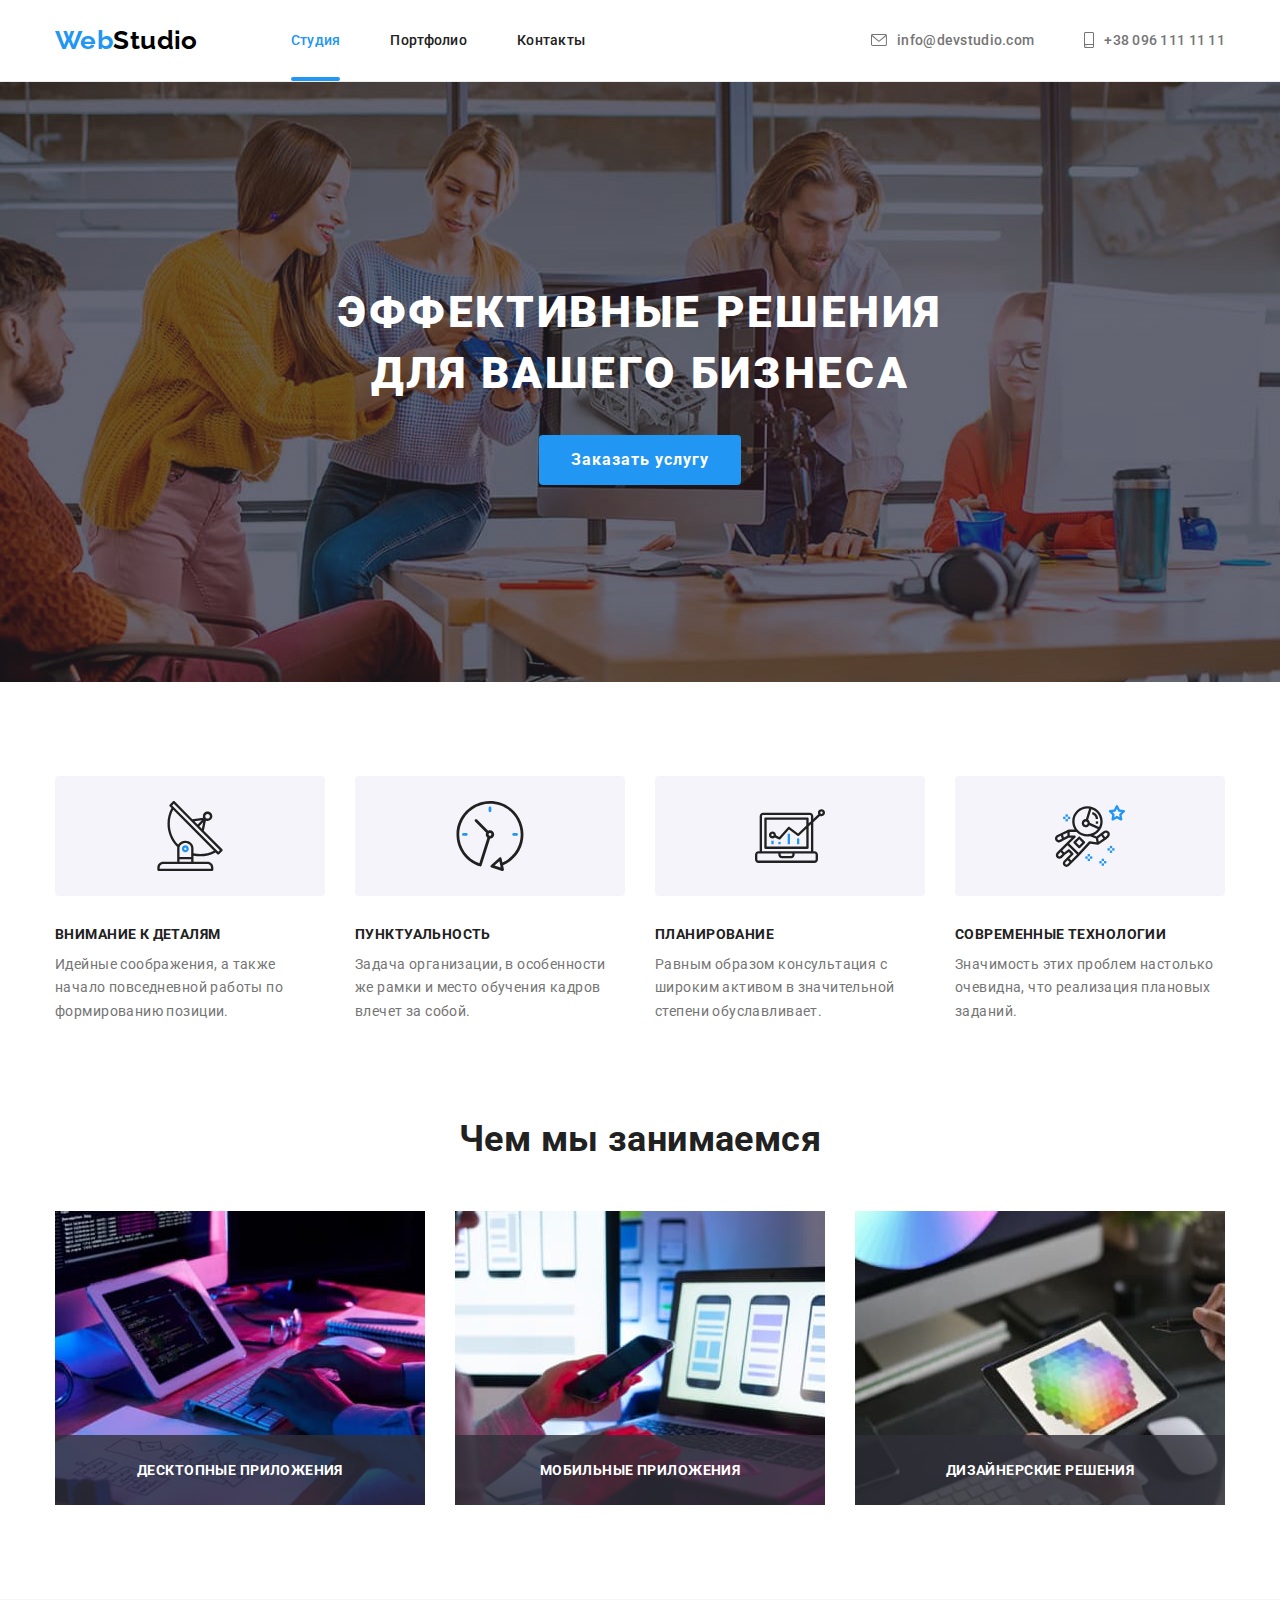
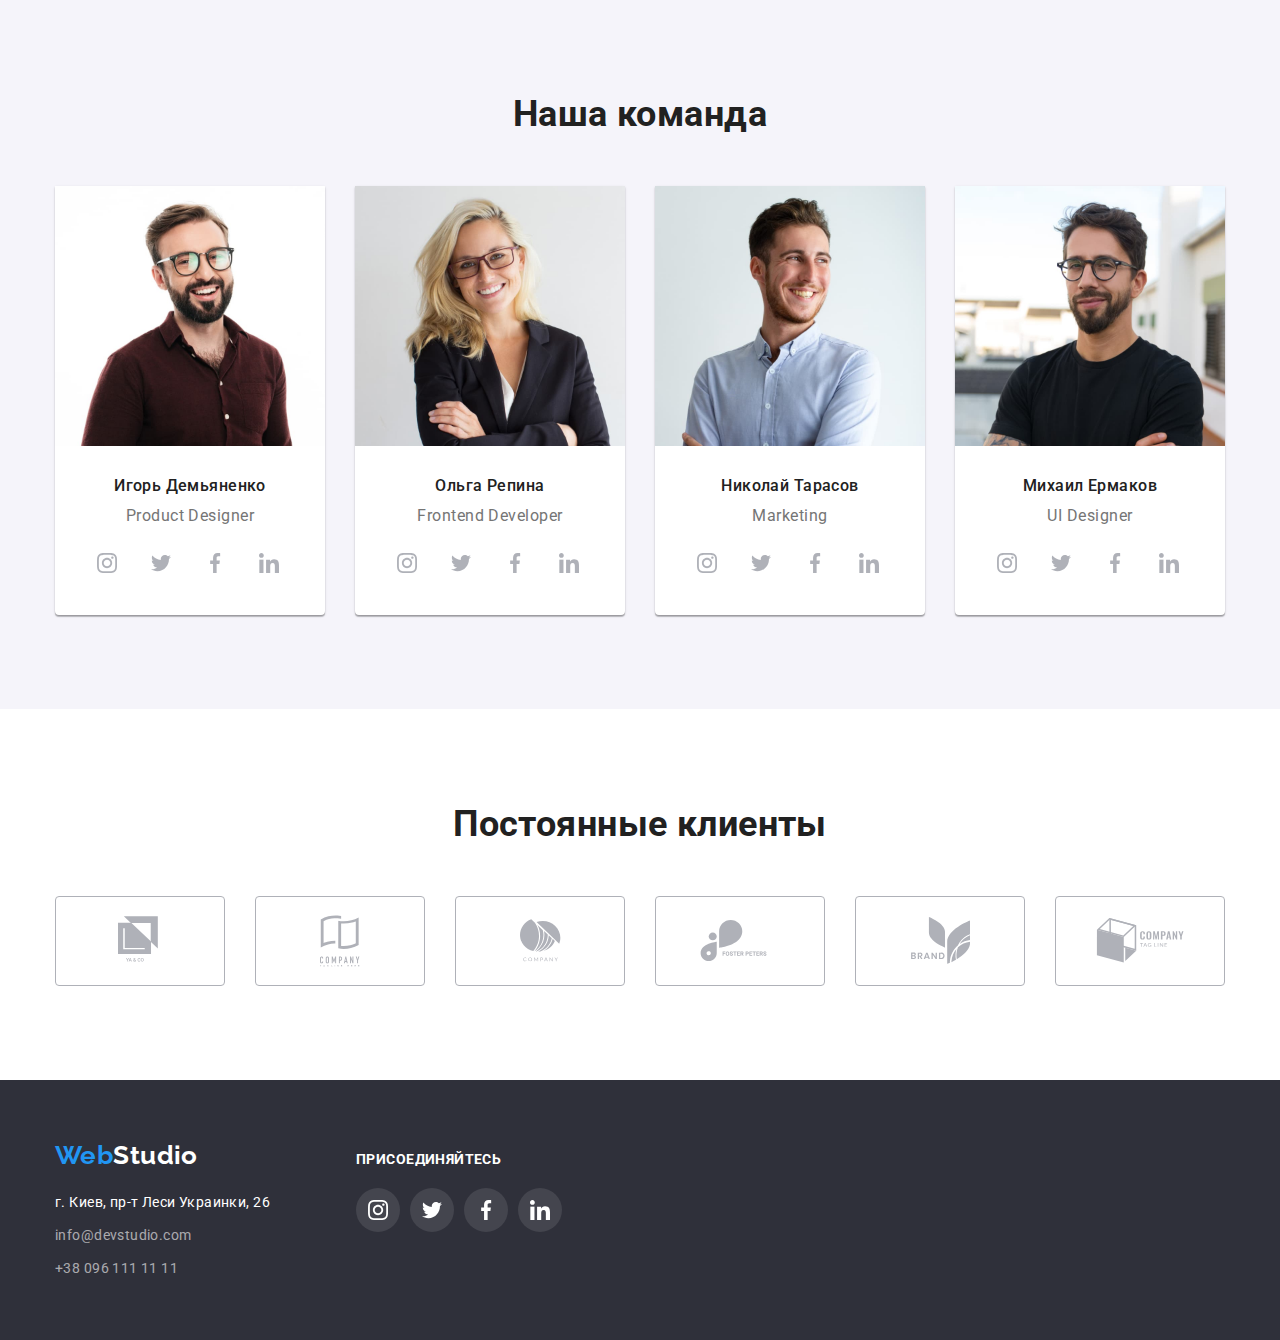
<file: index.html>
<!DOCTYPE html>
<html lang="ru">

<head>
    <meta charset="UTF-8">
    <meta name="viewport" content="width=device-width, initial-scale=1.0">
    <title>Веб Студия</title>
    <link rel="stylesheet" href="https://cdnjs.cloudflare.com/ajax/libs/modern-normalize/1.0.0/modern-normalize.min.css">
    <link rel="preconnect" href="https://fonts.gstatic.com">
    <link href="https://fonts.googleapis.com/css2?family=Raleway:wght@700&family=Roboto:wght@400;500;700;900&display=swap"
        rel="stylesheet">
    <link rel="stylesheet" href="./css/style.css">
</head>

<body>
    <header class="page-header">
        <div class="container">
            <nav class="site-nav">
            <!-- WebStudio text -->
            <a href="./index.html" class="logo link" lang="en">Web<span class="header-studio">Studio</span></a>

            <!-- navigation list -->
            <ul class="list nav-list">
                <li class="nav-list-item">
                    <a href="#" class="current-link link">Студия</a>
                </li>

                <li class="nav-list-item">
                    <a href="./portfolio.html" class="nav-link link">Портфолио</a>
                </li>

                <li class="nav-list-item">
                    <a href="#" class="nav-link link">Контакты</a>
                </li>
            </ul>
            </nav>


        <!-- contacts -->
            <ul class="list list-contacts">
                <li>
                    <a href="mailto:info@devstudio.com" class="contacts-link link" target="_blank" lang="en">
                        <svg class="contacts-logo" width="16" height="12">
                            <use href="./images/sprite.svg#icon-envelope"></use>
                        </svg>
                        info@devstudio.com
                    </a>
                </li>

                <li>
                    <a href="tel:+380961111111" class="contacts-link link">
                        <svg class="contacts-logo" width="10" height="16">
                            <use href="./images/sprite.svg#icon-smartphone"></use>
                        </svg>
                        +38 096 111 11 11
                    </a>
                </li>
            </ul>
        </div>
    </header>

    <!-- hero -->
    <main>
        <section class="hero">
            <div class="container">
                <div class="hero-content">
                    <!-- title -->
                    <h1 class="main-title">Эффективные решения для вашего бизнеса</h1>
                    <!-- order service -->
                    <button type="button" class="hero-button button" data-modal-open>Заказать услугу</button>
                </div>
            </div>
        </section>
        
        <!-- task of the organization -->
        <section class="section-features">
            <div class="container">
                <h2 class="hidden-title">Наши особенности</h2>
                <ul class="list features-list">
                    <li class="features-item">
                        <div class="features-icons">
                            <svg width="70" height="70">
                                <use href="./images/sprite.svg#icon-antenna"></use>
                            </svg>
                        </div>
                        <h3 class="features-title">Внимание к деталям</h3>
                        <p class="features-text">Идейные соображения, а также начало повседневной работы по формированию позиции.</p>
                    </li>

                    <li class="features-item clock">
                        <div class="features-icons">
                            <svg width="70" height="70">
                                <use href="./images/sprite.svg#icon-clock"></use>
                            </svg>
                        </div>
                        <h3 class="features-title">Пунктуальность</h3>
                        <p class="features-text">Задача организации, в особенности же рамки и место обучения кадров влечет за собой.</p>
                    </li>

                    <li class="features-item diagram">
                        <div class="features-icons">
                            <svg width="70" height="70">
                                <use href="./images/sprite.svg#icon-diagram"></use>
                            </svg>
                        </div>
                        <h3 class="features-title">Планирование</h3>
                        <p class="features-text">Равным образом консультация с широким активом в значительной степени обуславливает.</p>
                    </li>

                    <li class="features-item astronaut">
                        <div class="features-icons">
                            <svg width="70" height="70">
                                <use href="./images/sprite.svg#icon-astronaut"></use>
                            </svg>
                        </div>
                        <h3 class="features-title">Современные технологии</h3>
                        <p class="features-text">Значимость этих проблем настолько очевидна, что реализация плановых заданий.</p>
                    </li>
                </ul>
            </div>
        </section>

        <!-- about us -->
        <section class="about-us">
            <div class="container">
                <h2 class="section-title">Чем мы занимаемся</h2>
                <!-- about us images-->
                <ul class="list about-us-list">
                    <li>
                      <div class="what-we-doing">
                        <img src="./images/about/about-img-1.jpg" 
                        alt="человек печатает на клавиатуре" class="list-photo" width="370" height="294">
                        <div class="overflow-container">
                            <p class="overflow-text">десктопные приложения</p>
                        </div>
                      </div>
                    </li>
                    <li>
                      <div class="what-we-doing">
                        <img src="./images/about/about-img-2.jpg" 
                        alt="человек держит телефон в руке" class="list-photo" width="370" height="294">
                        <div class="overflow-container">
                            <p class="overflow-text">мобильные приложения</p>
                        </div>
                      </div>
                    </li>
                    <li>
                      <div class="what-we-doing">
                        <img src="./images/about/about-img-3.jpg" 
                        alt="человек держит планшет в руке" class="list-photo" width="370" height="294">
                        <div class="overflow-container">
                            <p class="overflow-text">дизайнерские решения</p>
                        </div>
                      </div>
                    </li>
                </ul>
            </div>
        </section>

        <!-- our team -->
        <section class="our-team">
            <div class="container">
                <h2 class="section-title">Наша команда</h2>
                <!-- our team photos -->
                <ul class="list team-list">
                    <li class="team-item">
                        <img src="./images/our-team/team-card-1.jpg"
                         alt="портретная фотография Игоря" width="270" height="260">
                        <div class="team-card">
                            <h3 class="team-name">Игорь Демьяненко</h3>
                            <p class="team-position" lang="en">Product Designer</p>
                            <ul class="social-list list">
                                <li class="social-item">
                                    <a href="#" class="social-link">
                                        <svg class="social-icon" width="20" height="20" aria-label="социальная сеть instagram">
                                            <use href="./images/sprite.svg#icon-instagram"></use>
                                        </svg>
                                    </a>
                                </li>
                                <li class="social-item">
                                    <a href="#" class="social-link">
                                        <svg class="social-icon" width="20" height="20" aria-label="социальная сеть twitter">
                                            <use href="./images/sprite.svg#icon-twitter"></use>
                                        </svg>
                                    </a>
                                </li>
                                <li class="social-item">
                                    <a href="#" class="social-link">
                                        <svg class="social-icon" width="20" height="20" aria-label="социальная сеть facebook">
                                            <use href="./images/sprite.svg#icon-facebook"></use>
                                        </svg>
                                    </a>
                                </li>
                                <li class="social-item">
                                    <a href="#" class="social-link">
                                        <svg class="social-icon" width="20" height="20" aria-label="социальная сеть linkedin">
                                            <use href="./images/sprite.svg#icon-linkedin"></use>
                                        </svg>
                                    </a>
                                </li>
                            </ul>
                        </div>
                    </li>

                    <li class="team-item">
                        <img src="./images/our-team/team-card-2.jpg"
                         alt="портретная фотография Ольги" width="270" height="260">
                        <div class="team-card">
                            <h3 class="team-name">Ольга Репина</h3>
                            <p class="team-position" lang="en">Frontend Developer</p>
                            <ul class="social-list list">
                                <li class="social-item">
                                    <a href="#" class="social-link">
                                        <svg class="social-icon" width="20" height="20" aria-label="социальная сеть instagram">
                                            <use href="./images/sprite.svg#icon-instagram"></use>
                                        </svg>
                                    </a>
                                </li>
                                <li class="social-item">
                                    <a href="#" class="social-link">
                                        <svg class="social-icon" width="20" height="20" aria-label="социальная сеть twitter">
                                            <use href="./images/sprite.svg#icon-twitter"></use>
                                        </svg>
                                    </a>
                                </li>
                                <li class="social-item">
                                    <a href="#" class="social-link">
                                        <svg class="social-icon" width="20" height="20" aria-label="социальная сеть facebook">
                                            <use href="./images/sprite.svg#icon-facebook"></use>
                                        </svg>
                                    </a>
                                </li>
                                <li class="social-item">
                                    <a href="#" class="social-link">
                                        <svg class="social-icon" width="20" height="20" aria-label="социальная сеть linkedin">
                                            <use href="./images/sprite.svg#icon-linkedin"></use>
                                        </svg>
                                    </a>
                                </li>
                            </ul>
                        </div>
                    </li>

                    <li class="team-item">
                        <img src="./images/our-team/team-card-3.jpg" 
                         alt="портретная фотография Николая" width="270" height="260">
                        <div class="team-card">
                            <h3 class="team-name">Николай Тарасов</h3>
                            <p class="team-position" lang="en">Marketing</p>
                            <ul class="social-list list">
                                <li class="social-item">
                                    <a href="#" class="social-link">
                                        <svg class="social-icon" width="20" height="20" aria-label="социальная сеть instagram">
                                            <use href="./images/sprite.svg#icon-instagram"></use>
                                        </svg>
                                    </a>
                                </li>
                                <li class="social-item">
                                    <a href="#" class="social-link">
                                        <svg class="social-icon" width="20" height="20" aria-label="социальная сеть twitter">
                                            <use href="./images/sprite.svg#icon-twitter"></use>
                                        </svg>
                                    </a>
                                </li>
                                <li class="social-item">
                                    <a href="#" class="social-link">
                                        <svg class="social-icon" width="20" height="20" aria-label="социальная сеть facebook">
                                            <use href="./images/sprite.svg#icon-facebook"></use>
                                        </svg>
                                    </a>
                                </li>
                                <li class="social-item">
                                    <a href="#" class="social-link">
                                        <svg class="social-icon" width="20" height="20" aria-label="социальная сеть linkedin">
                                            <use href="./images/sprite.svg#icon-linkedin"></use>
                                        </svg>
                                    </a>
                                </li>
                            </ul>
                        </div>
                    </li>

                    <li class="team-item">
                        <img src="./images/our-team/team-card-4.jpg"
                         alt="портретная фотография Михаила" width="270" height="260">
                        <div class="team-card">
                            <h3 class="team-name">Михаил Ермаков</h3>
                            <p class="team-position" lang="en">UI Designer</p>
                            <ul class="social-list list">
                                <li class="social-item">
                                    <a href="#" class="social-link">
                                        <svg class="social-icon" width="20" height="20" aria-label="социальная сеть instagram">
                                            <use href="./images/sprite.svg#icon-instagram"></use>
                                        </svg>
                                    </a>
                                </li>
                                <li class="social-item">
                                    <a href="#" class="social-link">
                                        <svg class="social-icon" width="20" height="20" aria-label="социальная сеть twitter">
                                            <use href="./images/sprite.svg#icon-twitter"></use>
                                        </svg>
                                    </a>
                                </li>
                                <li class="social-item">
                                    <a href="#" class="social-link">
                                        <svg class="social-icon" width="20" height="20" aria-label="социальная сеть facebook">
                                            <use href="./images/sprite.svg#icon-facebook"></use>
                                        </svg>
                                    </a>
                                </li>
                                <li class="social-item">
                                    <a href="#" class="social-link">
                                        <svg class="social-icon" width="20" height="20" aria-label="социальная сеть linkedin">
                                            <use href="./images/sprite.svg#icon-linkedin"></use>
                                        </svg>
                                    </a>
                                </li>
                            </ul>
                        </div>
                    </li>
                </ul>
            </div>
        </section>
        <!-- our regular customers -->
        <section class="clients-section">
            <div class="container">
                <h2 class="section-title">Постоянные клиенты</h2>
                <ul class="clients-list list">
                    <li class="clients-list-item">
                        <a href="#" class="clients-link">
                            <svg class="client-icon" width="44" height="49">
                                <use href="./images/sprite.svg#icon-logo-1"></use>
                            </svg>
                        </a>
                    </li>
                    <li class="clients-list-item">
                        <a href="#" class="clients-link">
                            <svg class="client-icon" width="40" height="52">
                                <use href="./images/sprite.svg#icon-logo-2"></use>
                            </svg>
                        </a>
                    </li>
                    <li class="clients-list-item">
                        <a href="#" class="clients-link">
                            <svg class="client-icon" width="41" height="43">
                                <use href="./images/sprite.svg#icon-logo-3"></use>
                            </svg>
                        </a>
                    </li>
                    <li class="clients-list-item">
                        <a href="#" class="clients-link">
                            <svg class="client-icon" width="80" height="42">
                                <use href="./images/sprite.svg#icon-logo-4"></use>
                            </svg>
                        </a>
                    </li>
                    <li class="clients-list-item">
                        <a href="#" class="clients-link">
                            <svg class="client-icon" width="59" height="47">
                                <use href="./images/sprite.svg#icon-logo-5"></use>
                            </svg>
                        </a>
                    </li>
                    <li class="clients-list-item">
                        <a href="#" class="clients-link">
                            <svg class="client-icon" width="89" height="45">
                                <use href="./images/sprite.svg#icon-logo-6"></use>
                            </svg>
                        </a>
                    </li>
                </ul>
            </div>
        </section>
    </main>
    
    <!-- footer -->
    <footer class="footer">
        <div class="container">
            <div class="address-container">
             <a href="./index.html" class="logo link" lang="en">Web<span class="footer-studio">Studio</span></a>
             <address class="footer-address">
                 <p class="footer-main-address">г. Киев, пр-т Леси Украинки, 26</p>
                 <ul class="list footer-address-list">
                     <li class="list-item">
                         <a href="mailto:info@example.com" class="footer-contacts-link link">info@devstudio.com</a>
                     </li>
                
                     <li>
                         <a href="tel:+380991111111" class="footer-contacts-link link">+38 096 111 11 11</a>
                     </li>
                 </ul>
             </address>
            </div>
            <div class="footer-icon-container">
                <p class="join-text">Присоединяйтесь</p>
                <ul class="social-list list">
                    <li class="social-item">
                        <a href="#" class="social-link">
                            <svg class="social-icon" width="20" height="20">
                                <use href="./images/sprite.svg#icon-instagram"></use>
                            </svg>
                        </a>
                    </li>
                    <li class="social-item">
                        <a href="#" class="social-link">
                            <svg class="social-icon" width="20" height="20">
                                <use href="./images/sprite.svg#icon-twitter"></use>
                            </svg>
                        </a>
                    </li>
                    <li class="social-item">
                        <a href="#" class="social-link">
                            <svg class="social-icon" width="20" height="20">
                                <use href="./images/sprite.svg#icon-facebook"></use>
                            </svg>
                        </a>
                    </li>
                    <li class="social-item">
                        <a href="#" class="social-link">
                            <svg class="social-icon" width="20" height="20">
                                <use href="./images/sprite.svg#icon-linkedin"></use>
                            </svg>
                        </a>
                    </li>
                </ul>
            </div>
        </div>
    </footer>
    <div class="backdrop is-hidden" data-modal>
        <div class="modal">
            <button type="button" class="modal-close-btn" data-modal-close>
                <svg class="closing-icon" width="11" height="11">
                    <use href="./images/sprite.svg#icon-closing"></use>
                </svg>
            </button>
        </div>
    </div>
    <script src="./js/modal.js"></script>
</body>
</html>
</file>
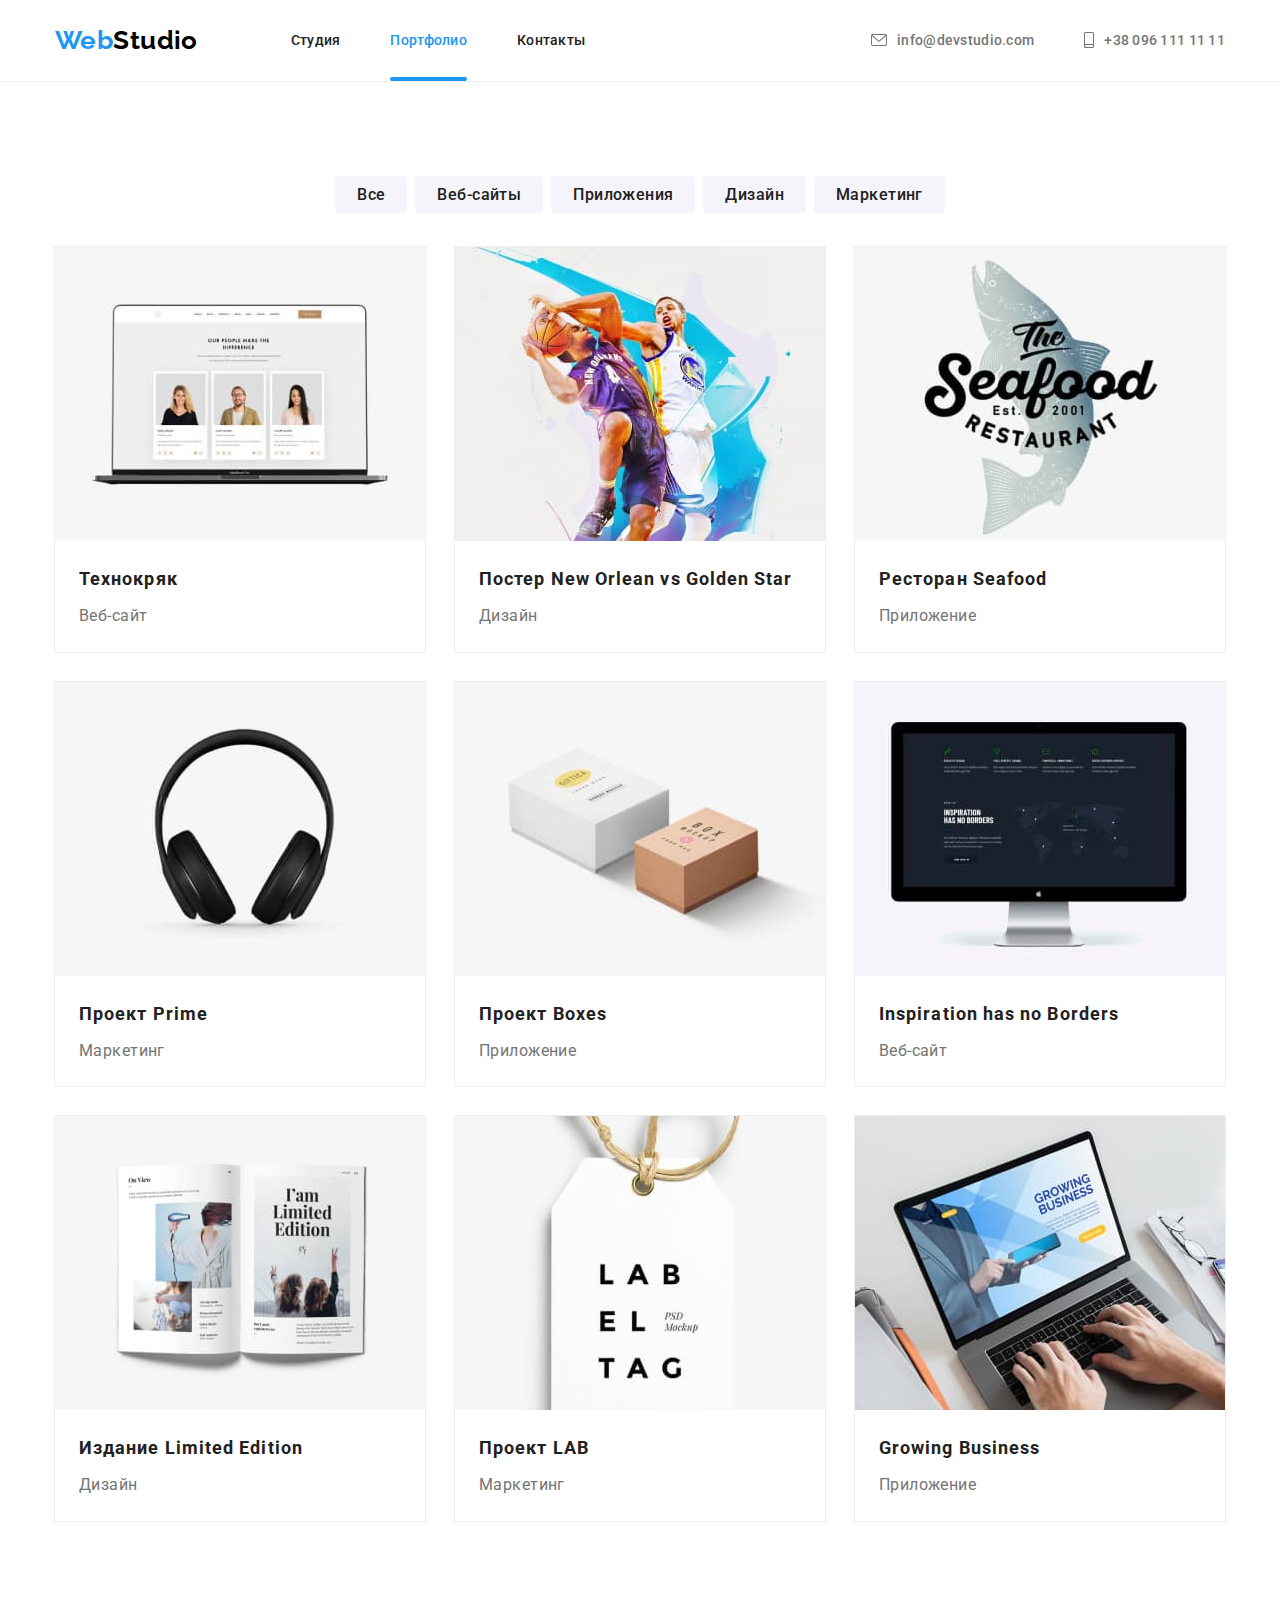
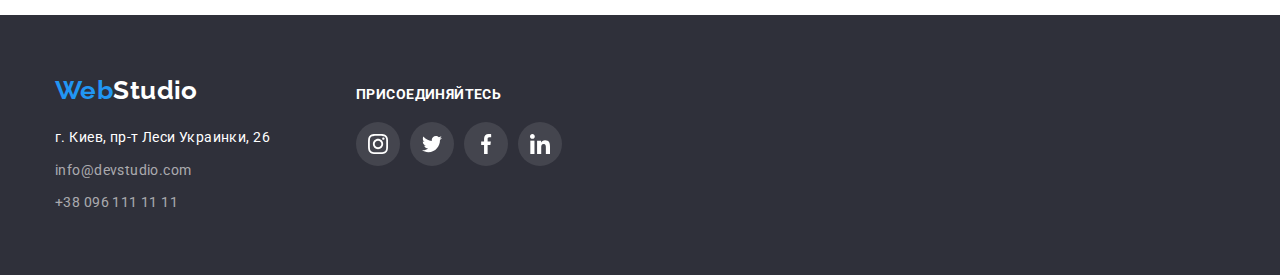
<file: portfolio.html>
<!DOCTYPE html>
<html lang="ru">
<head>
    <meta charset="UTF-8">
    <meta name="viewport" content="width=device-width, initial-scale=1.0">
    <title>Портфолио Веб Студии</title>
    <link rel="stylesheet" href="https://cdnjs.cloudflare.com/ajax/libs/modern-normalize/1.0.0/modern-normalize.min.css">
    <link rel="preconnect" href="https://fonts.gstatic.com">
    <link href="https://fonts.googleapis.com/css2?family=Raleway:wght@700&family=Roboto:wght@400;500;700;900&display=swap"
        rel="stylesheet">
    <link rel="stylesheet" href="./css/style.css">
</head>
<body>
    <!-- header -->
    <header class="page-header">
        <div class="container">
            <nav class="site-nav">
                <!-- WebStudio text -->
                <a href="./index.html" class="logo link" lang="en">Web<span class="header-studio">Studio</span></a>
    
                <!-- navigation list -->
                <ul class="list nav-list">
                    <li class="nav-list-item">
                        <a href="./index.html" class="nav-link link">Студия</a>
                    </li>
    
                    <li class="nav-list-item">
                        <a href="#" class="current-link link">Портфолио</a>
                    </li>
    
                    <li class="nav-list-item">
                        <a href="#" class="nav-link link">Контакты</a>
                    </li>
                </ul>
            </nav>
            <!-- contacts -->
            <ul class="list list-contacts">
                <li>
                    <a href="mailto:info@devstudio.com" class="contacts-link link" target="_blank" lang="en">
                        <svg class="contacts-logo" width="16" height="12">
                            <use href="./images/sprite.svg#icon-envelope"></use>
                        </svg>
                        info@devstudio.com
                    </a>
                </li>
                
                <li>
                    <a href="tel:+380961111111" class="contacts-link link">
                        <svg class="contacts-logo" width="10" height="16">
                            <use href="./images/sprite.svg#icon-smartphone"></use>
                        </svg>
                        +38 096 111 11 11
                    </a>
                </li>
            </ul>
        </div>
    </header>

    <!-- hero-->
    <main>
        <section class="work">
            <div class="container portfolio">
                <!-- hidden title -->
                <h1 class="hidden-title">Наше Портфолио</h1>
                <!-- site buttons -->
                <ul class="list work-buttons">
                    <li><button type="button" class="buttons-list button">Все</button></li>
                    <li><button type="button" class="buttons-list button">Веб-сайты</button></li>
                    <li><button type="button" class="buttons-list button">Приложения</button></li>
                    <li><button type="button" class="buttons-list button">Дизайн</button></li>
                    <li><button type="button" class="buttons-list button">Маркетинг</button></li>
                </ul>
                <!-- work presentation-->
                <ul class="list work-list">
                    <li class="work-item">
                        <a href="" class="team-list-link-wrapper link">
                            <div class="team-list-img-wrapper">
                            <img src="./images/our-portfolio/work-img-1.jpg" 
                            alt="Веб-сайт Технокряк" width="370" height="294">
                            <p class="overlay">Технокряк это современная площадка распространения
                            коронавируса. Компании используют эту платформу для
                            цифрового шпионажа и атак на защищённые сервера конкурентов.</p>
                            </div>
                            <div class="work-name">
                                <h2 class="work-title">Технокряк</h2>
                                <p class="work-text">Веб-сайт</p>
                            </div>
                        </a>
                    </li>
                    <li class="work-item">
                        <a href="" class="team-list-link-wrapper link">
                            <div class="team-list-img-wrapper">
                            <img src="./images/our-portfolio/work-img-2.jpg" 
                            alt="Дизайн постера New Orlean vs Golden Star" width="370" height="294">
                            <p class="overlay">Технокряк это современная площадка распространения
                                коронавируса. Компании используют эту платформу для
                                цифрового шпионажа и атак на защищённые сервера конкурентов.</p>
                            </div>
                            <div class="work-name">
                                <h2 class="work-title">Постер New Orlean vs Golden Star</h2>
                                <p class="work-text">Дизайн</p>
                            </div>
                        </a>
                    </li>
                    <li class="work-item">
                        <a href="" class="team-list-link-wrapper link">
                            <div class="team-list-img-wrapper">
                            <img src="./images/our-portfolio/work-img-3.jpg" 
                            alt="Приложение ресторана Seafood" width="370" height="294"><p class="overlay">Технокряк это современная площадка распространения
                                коронавируса. Компании используют эту платформу для
                                цифрового шпионажа и атак на защищённые сервера конкурентов.</p>
                            </div>
                            <div class="work-name">
                                <h2 class="work-title">Ресторан Seafood</h2>
                                <p class="work-text">Приложение</p>
                            </div>
                        </a>
                    </li>
                    <li class="work-item">
                        <a href="" class="team-list-link-wrapper link">
                            <div class="team-list-img-wrapper">
                            <img src="./images/our-portfolio/work-img-4.jpg" 
                            alt="Маркетинг проекта Prime" width="370" height="294">
                            <p class="overlay">Технокряк это современная площадка распространения
                                коронавируса. Компании используют эту платформу для
                                цифрового шпионажа и атак на защищённые сервера конкурентов.</p>
                            </div>
                            <div class="work-name">
                                <h2 class="work-title">Проект Prime</h2>
                                <p class="work-text">Маркетинг</p>
                            </div>
                        </a>
                    </li>
                    <li class="work-item">
                        <a href="" class="team-list-link-wrapper link">
                            <div class="team-list-img-wrapper">
                            <img src="./images/our-portfolio/work-img-5.jpg" 
                            alt="Приложение проекта Boxes" width="370" height="294">
                            <p class="overlay">Технокряк это современная площадка распространения
                                коронавируса. Компании используют эту платформу для
                                цифрового шпионажа и атак на защищённые сервера конкурентов.</p>
                            </div>
                            <div class="work-name">
                                <h2 class="work-title">Проект Boxes</h2>
                                <p class="work-text">Приложение</p>
                            </div>
                        </a>
                    </li>
                    <li class="work-item">
                        <a href="" class="team-list-link-wrapper link">
                            <div class="team-list-img-wrapper">
                            <img src="./images/our-portfolio/work-img-6.jpg" 
                            alt="Веб-сайт Inspiration has no Borders" width="370" height="294">
                            <p class="overlay">Технокряк это современная площадка распространения
                                коронавируса. Компании используют эту платформу для
                                цифрового шпионажа и атак на защищённые сервера конкурентов.</p>
                            </div>
                            <div class="work-name">
                                <h2 class="work-title" lang="en">Inspiration has no Borders</h2>
                                <p class="work-text">Веб-сайт</p>
                            </div>
                        </a>
                    </li>
                    <li class="work-item">
                        <a href="" class="team-list-link-wrapper link">
                            <div class="team-list-img-wrapper">
                            <img src="./images/our-portfolio/work-img-7.jpg" 
                            alt="Дизайн издания Limited Edition" width="370" height="294">
                            <p class="overlay">Технокряк это современная площадка распространения
                                коронавируса. Компании используют эту платформу для
                                цифрового шпионажа и атак на защищённые сервера конкурентов.</p>
                            </div>
                            <div class="work-name">
                                <h2 class="work-title">Издание Limited Edition</h2>
                                <p class="work-text">Дизайн</p>
                            </div>
                        </a>
                    </li>
                    <li class="work-item">
                        <a href="" class="team-list-link-wrapper link">
                            <div class="team-list-img-wrapper">
                            <img src="./images/our-portfolio/work-img-8.jpg" 
                            alt="Маркетинг проекта LAB" width="370" height="294">
                            <p class="overlay">Технокряк это современная площадка распространения
                                коронавируса. Компании используют эту платформу для
                                цифрового шпионажа и атак на защищённые сервера конкурентов.</p>
                            </div>
                            <div class="work-name">
                                <h2 class="work-title">Проект LAB</h2>
                                <p class="work-text">Маркетинг</p>
                            </div>
                        </a>
                    </li>
                    <li class="work-item">
                        <a href="" class="team-list-link-wrapper link">
                            <div class="team-list-img-wrapper">
                            <img src="./images/our-portfolio/work-img-9.jpg" 
                            alt="Приложение Growing Business" width="370" height="294">
                            <p class="overlay">Технокряк это современная площадка распространения
                                коронавируса. Компании используют эту платформу для
                                цифрового шпионажа и атак на защищённые сервера конкурентов.</p>
                            </div>
                            <div class="work-name">
                                <h2 class="work-title" lang="en">Growing Business</h2>
                                <p class="work-text">Приложение</p>
                            </div>
                        </a>
                    </li>
                </ul>
            </div>
        </section>
    </main>

    <!-- footer -->
    <footer class="footer">
        <div class="container">
            <div class="address-container">
                <a href="./index.html" class="logo link" lang="en">Web<span class="footer-studio">Studio</span></a>
                <address class="footer-address">
                    <p class="footer-main-address">г. Киев, пр-т Леси Украинки, 26</p>
                    <ul class="list footer-address-list">
                        <li class="list-item">
                            <a href="mailto:info@example.com" class="footer-contacts-link link">info@devstudio.com</a>
                        </li>
    
                        <li>
                            <a href="tel:+380991111111" class="footer-contacts-link link">+38 096 111 11 11</a>
                        </li>
                    </ul>
                </address>
            </div>
            <div class="footer-icon-container">
                <p class="join-text">Присоединяйтесь</p>
                <ul class="social-list list">
                    <li class="social-item">
                        <a href="#" class="social-link">
                            <svg class="social-icon" width="20" height="20">
                                <use href="./images/sprite.svg#icon-instagram"></use>
                            </svg>
                        </a>
                    </li>
                    <li class="social-item">
                        <a href="#" class="social-link">
                            <svg class="social-icon" width="20" height="20">
                                <use href="./images/sprite.svg#icon-twitter"></use>
                            </svg>
                        </a>
                    </li>
                    <li class="social-item">
                        <a href="#" class="social-link">
                            <svg class="social-icon" width="20" height="20">
                                <use href="./images/sprite.svg#icon-facebook"></use>
                            </svg>
                        </a>
                    </li>
                    <li class="social-item">
                        <a href="#" class="social-link">
                            <svg class="social-icon" width="20" height="20">
                                <use href="./images/sprite.svg#icon-linkedin"></use>
                            </svg>
                        </a>
                    </li>
                </ul>
            </div>
        </div>
    </footer>
</body>
</html>
</file>
<file: css/style.css>
:root {
  --title-color: #212121;
  --text-color: #757575;
  --accent-color: #2196f3;
  --hero-title-color: #ffffff;
  --hero-bg-color: #2f303a;
  --footer-bg-color: #2f303a;
  --team-bg-color: #f5f4fa;
  --logo-black-color: #000000;
  --address-color: rgba(255, 255, 255, 0.6);
  --border-color: #ececec;
  --portfolio-border-color: #eeeeee;
  --hero-gradient: rgba(47, 48, 58, 0.4);
  --footer-icon-bg: rgba(255, 255, 255, 0.1);
  --social-icon: #afb1b8;
  --porfolio-card-effect: rgba(33, 150, 243, 0.9);
  --cubic-variable: 250ms cubic-bezier(0.4, 0, 0.2, 1);
}

body {
  font-family: Roboto, sans-serif;
  font-size: 14px;
  font-weight: 400;
  line-height: 1.2;
  letter-spacing: 0.03em;
  background-color: var(--hero-title-color);
  color: var(--text-color);
}

/* === reset list markers === */
.list {
  list-style: none;
  margin: 0;
  padding: 0;
}

/* === reset decoration links === */
a {
  display: block;
  text-decoration: none;
  color: var(--title-color);
}

img {
  display: block;
  max-width: 100%;
  height: auto;
}

a,
button {
  cursor: pointer;
}

header {
  border-bottom: 1px solid var(--border-color);
}

/* animations implement */
.page-header .list a,
.footer .address a,
a.clients-link,
a.social-link,
.our-team a.social-link,
.portfolio button,
.work-list a {
  transition: color var(--cubic-variable),
    background-color var(--cubic-variable), box-shadow var(--cubic-variable);
}

/* === navigation === */
.site-nav {
  font-weight: 500;
  display: flex;
  align-items: center;
}

.container {
  width: 1200px;
  padding-left: 15px;
  padding-right: 15px;
  text-align: center;
  margin-right: auto;
  margin-left: auto;
}

header > .container {
  display: flex;
  justify-content: space-between;
  align-items: center;
  text-align: left;
}

/* logo design */
.logo {
  font-family: Raleway;
  font-weight: 700;
  font-size: 26px;

  color: var(--accent-color);
}

.site-nav > .logo {
  margin-right: 93px;
}

.header-studio {
  color: var(--logo-black-color);
}

.nav-list {
  display: flex;
}

.nav-list > li:not(:last-child),
.list-contacts > li:not(:last-child) {
  margin-right: 50px;
}

.nav-list,
.contacts-link {
  letter-spacing: 0.02em;
}

.nav-link {
  color: var(--title-color);
}

.current-link,
.nav-link:hover,
.nav-link:focus,
.contacts:hover,
.contacts:focus,
.contacts-link:hover,
.contacts-link:focus,
.footer-contacts-link:hover,
.footer-contacts-link:focus {
  color: var(--accent-color);
}

.site-nav .link {
  display: block;
  padding: 24px 0px;
}

.nav-list .link,
.list-contacts .link {
  display: flex;
  padding-top: 32px;
  padding-bottom: 32px;
}

.contacts-link {
  fill: currentColor;
  font-weight: 500;
  color: inherit;
  align-items: center;
}

.features-title,
.section-title,
.work-title {
  margin: 0;
  padding: 0;
  font-weight: 700;
  color: var(--title-color);
}

.contacts-logo {
  margin-right: 10px;
}

.list-contacts {
  display: flex;
}

/* Hero */
.hero {
  text-align: center;
  background-color: var(--hero-bg-color);
  padding-top: 200px;
  padding-bottom: 200px;

  margin-left: auto;
  margin-right: auto;
  height: 600px;
  max-width: 1600px;
  background-image: linear-gradient(
      to right,
      var(--hero-gradient),
      var(--hero-gradient)
    ),
    url(../images/main-img/main-image.jpg);

  background-repeat: no-repeat;
  background-position: center;
  background-size: cover;
}

.hero-content {
  margin-left: auto;
  margin-right: auto;
  width: 696px;
}

/* === main hero title === */
.main-title {
  margin-top: 0;
  margin-bottom: 30px;
  padding: 0;

  color: var(--hero-title-color);
  font-weight: 900;
  font-size: 44px;
  line-height: 1.4;
  text-align: center;
  letter-spacing: 0.06em;
  text-transform: uppercase;
}

.button {
  font-family: inherit;
  font-size: 16px;
  border: none;
  border-radius: 4px;
  cursor: pointer;
}

/* === hero-button design === */
.hero-button {
  padding: 10px 32px;
  min-width: 200px;
  border: 0;
  border-radius: 4px;
  font-size: 16px;
  font-weight: 700;
  line-height: 1.9;
  letter-spacing: 0.06em;

  background-color: var(--accent-color);
  color: var(--hero-title-color);

  transition-property: background-color;
  transition: background-color var(--cubic-variable);
}

.hero-button:hover,
.hero-button:focus {
  background-color: #188ce8;
}

/* === hidden title - main page === */
.hidden-title {
  position: absolute;
  clip: rect(0 0 0 0);
  width: 1px;
  height: 1px;
  margin: -1px;
}

/* === features section === */
.section-features {
  padding-top: 94px;
  padding-bottom: 94px;
}

.section-features > .container {
  text-align: left;
}

.features-list {
  display: flex;
}

.features-item {
  width: calc((100% - (3 * 30px)) / 4);
}

.features-item:not(:last-child) {
  margin-right: 30px;
}

/* === features icon design === */
.features-icons {
  display: flex;
  align-items: center;
  justify-content: center;

  width: 100%;
  height: 120px;
  background-color: var(--team-bg-color);
  border-radius: 4px;
  margin-bottom: 30px;
}

.features-title {
  margin-bottom: 10px;
  font-size: inherit;
  text-transform: uppercase;
}

.features-text {
  margin-top: 0;
  margin-bottom: 0;
  line-height: 1.7;
}

/* == what are we doing section == */
.about-us {
  padding-bottom: 94px;
}

.section-title {
  font-size: 36px;
  margin-bottom: 50px;
}

.about-us-list {
  display: flex;
}

.about-us-list > li:not(:last-child) {
  margin-right: 30px;
}

.list-photo {
  display: block;
}

/* ===  our team section === */
.our-team > .container {
  margin-bottom: 0;
}

.our-team {
  padding-top: 94px;
  padding-bottom: 94px;
  background-color: var(--team-bg-color);
}

.team-list {
  display: flex;
}

.team-list > li {
  background-color: var(--hero-title-color);
  box-shadow: 0px 1px 3px rgba(0, 0, 0, 0.12), 0px 1px 1px rgba(0, 0, 0, 0.14),
    0px 2px 1px rgba(0, 0, 0, 0.2);
  border-radius: 0px 0px 4px 4px;
}

.team-list > li:not(:last-child) {
  margin-right: 30px;
}

.team-photo {
  display: block;
}

.team-card {
  padding: 30px;
}

.team-name {
  margin-top: 0;
  margin-bottom: 10px;
  font-weight: 500;
  color: var(--title-color);
}

.team-name,
.team-position {
  font-size: 16px;
}

.team-name {
  font-weight: 500;
  color: var(--title-color);
}

.team-position {
  font-weight: 400;
  line-height: 1.19;
  letter-spacing: 0.03em;
  margin-bottom: 16px;
}

/* === "what we do" text wrapping === */
.what-we-doing {
  position: relative;
  z-index: 1;
}

.overflow-container {
  position: absolute;
  bottom: 0;
  left: 0;
  width: 100%;
  height: 70px;
  display: flex;
  align-items: center;
  justify-content: center;
  padding-top: 27px;
  padding-bottom: 27px;

  background-color: rgba(47, 48, 58, 0.8);
}

.overflow-text {
  font-weight: 700;
  line-height: 1.142em;
  text-align: center;
  text-transform: uppercase;

  color: #ffffff;
}

/* === our team icon design === */
.social-list {
  display: flex;
}

.our-team .social-list {
  color: var(--social-icon);
}

.social-item {
  width: 44px;
  height: 44px;
}

.our-team .social-link {
  background-color: var(--hero-title-color);
  fill: currentColor;
  color: inherit;
}

.social-link {
  display: flex;
  align-items: center;
  justify-content: center;
  border-radius: 50%;
  width: 100%;
  height: 100%;
  fill: currentColor;
  color: inherit;
}

.social-item:not(:last-child) {
  margin-right: 10px;
}

a.social-link:hover,
a.social-link:focus {
  background-color: var(--accent-color);
  color: var(--hero-title-color);
}

/* === our regular customers === */
.clients-section {
  padding-top: 94px;
  padding-bottom: 94px;
}

.clients-list {
  display: flex;
  color: var(--social-icon);
}

.clients-list-item {
  display: flex;
  justify-content: center;
  align-items: center;
  width: 170px;
  height: 90px;
}

.clients-list-item:not(:last-child) {
  margin-right: 30px;
}

.clients-link {
  display: flex;
  align-items: center;
  justify-content: center;
  color: inherit;
  width: 100%;
  height: 100%;
  border: 1px solid var(--social-icon);
  border-radius: 4px;
}

.client-icon {
  fill: currentColor;
}

a.clients-link:hover,
a.clients-link:focus {
  color: var(--accent-color);
  border-color: var(--accent-color);
}

/* === footer === */
.footer .container {
  display: flex;
  align-items: baseline;
}

.address-container {
  margin-right: 70px;
  width: 231px;
}

.footer .logo {
  margin-bottom: 20px;
}

.footer {
  padding-top: 60px;
  padding-bottom: 60px;
  background-color: var(--footer-bg-color);
}

.footer-address-list .footer .logo {
  display: inline-block;
  padding: 0;
}

.footer > .container {
  text-align: left;
}

.footer-studio,
.footer-address {
  color: var(--hero-title-color);
}

.footer-address {
  display: block;
  line-height: 1.7;
}

.list-item {
  margin-bottom: 9px;
}

.footer-address {
  font-style: normal;
}

.footer-main-address {
  margin-bottom: 9px;
  margin-top: 0;
}

.footer .social-link {
  background-color: var(--footer-icon-bg);
}
/* === removes margin top from address === */
p {
  margin: 0;
}

.footer-contacts-link {
  color: var(--address-color);
  display: inline-block;
}

.footer-icon-container {
  width: 206px;
}

.join-text {
  margin-top: 0;
  margin-bottom: 20px;
  font-weight: 700;
  font-size: 14px;
  line-height: 1.14;
  letter-spacing: 0.03em;
  text-transform: uppercase;
  color: var(--hero-title-color);
}

.footer .social-list {
  color: var(--hero-title-color);
}
/* === portfolio.html === */
.work {
  padding-top: 94px;
  padding-bottom: 94px;
}

.work-buttons {
  display: flex;
  justify-content: center;
  margin-bottom: 34px;
}

.work-buttons > li:not(:last-child) {
  margin-right: 8px;
}

.buttons-list {
  padding: 6px 22px;
  font-weight: 500;
  font-size: 16px;
  line-height: 1.6;
  letter-spacing: inherit;
  color: var(--title-color);
  background-color: var(--team-bg-color);
}

.buttons-list:focus,
.buttons-list:hover {
  box-shadow: 0px 3px 1px rgba(0, 0, 0, 0.1), 0px 1px 2px rgba(0, 0, 0, 0.08),
    0px 2px 2px rgba(0, 0, 0, 0.12);
  color: var(--hero-title-color);
  background-color: var(--accent-color);
}

.work-list {
  display: flex;
  flex-wrap: wrap;
}

.work-item {
  margin-right: 30px;
  margin-bottom: 30px;

  width: calc((100% - (2 * 30px)) / 3);
  outline: 1px solid var(--portfolio-border-color);
}

.work-item > .link:hover,
.work-item > .link:focus {
  box-shadow: 0px 1px 1px rgba(0, 0, 0, 0.12), 0px 4px 4px rgba(0, 0, 0, 0.06),
    1px 4px 6px rgba(0, 0, 0, 0.16);
}

.work-item > .link,
.work-item img {
  display: block;
}

.work-item:nth-child(3n) {
  margin-right: 0;
}

.work-item:nth-last-child(-n + 3) {
  margin-bottom: 0;
}

.work-title {
  font-size: 18px;
  line-height: 2;
  letter-spacing: 0.06em;
  margin-bottom: 4px;
}

.work-text {
  font-size: 16px;
  line-height: 1.9;
  color: var(--text-color);
  margin-top: 0;
  margin-bottom: 0;
}

.work-name {
  text-align: left;
  padding: 20px 24px;
}

/* === overlay effect for team cards
 in portfolio page === */
.team-list-img-wrapper {
  position: relative;
  overflow: hidden;
}

.overlay {
  position: absolute;
  left: 0;
  top: 0;
  width: 100%;
  height: 100%;
  background-color: var(--porfolio-card-effect);
  color: #ffffff;
  padding: 63px 24px;
  font-size: 18px;
  font-weight: 400;
  line-height: 1.56;
  text-align: left;
  opacity: 0;

  transform: translateY(100%);
  transition: var(--cubic-variable);
}

.team-list-link-wrapper:hover .overlay,
.team-list-link-wrapper:focus .overlay {
  transform: translateY(0);
  opacity: 1;
}
/* === after footer modal.js connection === */
.backdrop {
  position: fixed;
  top: 0;
  left: 0;
  width: 100%;
  height: 100%;
  background-color: rgba(0, 0, 0, 0.2);
  transition: all var(--cubic-variable);
}

.modal {
  position: absolute;
  top: 50%;
  left: 50%;
  transform: translate(-50%, -50%);
  width: 528px;
  height: 581px;
  background-color: #ffffff;
  box-shadow: 0px 1px 3px rgba(0, 0, 0, 0.12), 0px 1px 1px rgba(0, 0, 0, 0.14),
    0px 2px 1px rgba(0, 0, 0, 0.2);
  border-radius: 4px;
}

.modal-close-btn {
  position: absolute;
  top: 8px;
  right: 8px;
  width: 30px;
  height: 30px;
  background: transparent;
  border: 1px solid rgba(0, 0, 0, 0.1);
  border-radius: 50%;
  fill: var (var(--title-color));
  cursor: pointer;
}

.is-hidden {
  opacity: 0;
  visibility: hidden;
  pointer-events: none;
}

/* === line design in header === */
.nav-list-item {
  position: relative;
}

.current-link::after {
  content: '';
  position: absolute;
  width: 100%;
  bottom: 0;
  left: 0;
  border: 2px solid var(--accent-color);
  background-color: var(--accent-color);
  border-radius: 2px;
}
</file>
